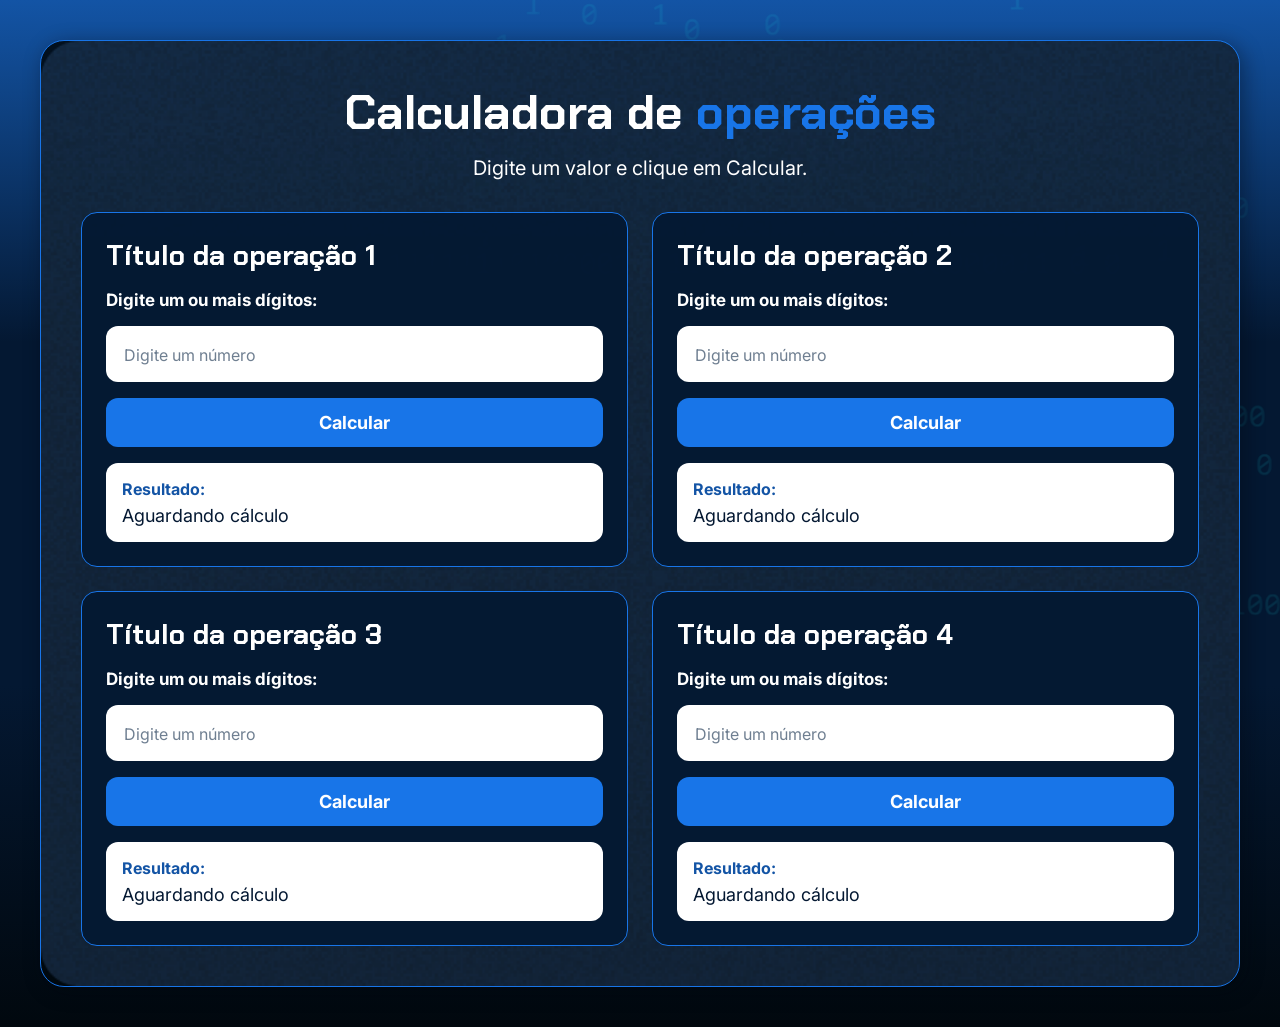
<file: index.html>
<!--DOCTYPE html
<html lang="pt-br">

<head>
    <meta charset="UTF-8">
    <meta name="viewport" content="width=device-width, initial-scale=1.0">
    <script src="https://code.responsivevoice.org/responsivevoice.js"></script>
    <link rel="preconnect" href="https://fonts.googleapis.com">
    <link rel="preconnect" href="https://fonts.gstatic.com" crossorigin>
    <link href="https://fonts.googleapis.com/css2?family=Chakra+Petch:wght@700&family=Inter:wght@400;700&display=swap"
        rel="stylesheet">
    <link rel="stylesheet" href="style.css">
    <title>JS Game</title>
</head>

<body>

    <div class="container">
        <div class="container__conteudo">
            <div class="container__informacoes">
                <div class="container__texto">
                    <h1>Adivinhe o <span class="container__texto-azul">numero secreto</span></h1>
                    <p class="texto__paragrafo">Escolha um número entre 1 a 10</p>
                </div>
                <input type="number" min="1" max="10" class="container__input">
                <div class="chute container__botoes">
                    <button onclick="verificarChute()" class="container__botao">Chutar</button>
                    <button onclick="" id="reiniciar" class="container__botao" disabled>Novo jogo</button>
                </div>
            </div>
            <img src="./img/ia.png" alt="Uma pessoa olhando para a esquerda" class="container__imagem-pessoa" />
        </div>
    </div>

    <script src="app.js" defer></script>
</body>

</html>
-->

<!DOCTYPE html>
<html lang="pt-br">

<head>
    <meta charset="UTF-8">
    <meta name="viewport" content="width=device-width, initial-scale=1.0">

    <link rel="preconnect" href="https://fonts.googleapis.com">
    <link rel="preconnect" href="https://fonts.gstatic.com" crossorigin>

    <link
        href="https://fonts.googleapis.com/css2?family=Chakra+Petch:wght@700&family=Inter:wght@400;700&display=swap"
        rel="stylesheet"
    >

    <link rel="stylesheet" href="style.css">

    <title>Calculadora de Operações</title>
</head>

<body>

    <main class="container">

        <header class="container__cabecalho">
            <h1>
                Calculadora de
                <span class="container__texto-azul">operações</span>
            </h1>

            <p>Digite um valor e clique em Calcular.</p>
        </header>

        <div class="container__secoes">

            <!-- Seção 1 -->
            <section class="operacao">
                <h2 class="operacao__titulo">Título da operação 1</h2>

                <label for="valor-1" class="operacao__label">
                    Digite um ou mais dígitos:
                </label>

                <input
                    type="number"
                    id="valor-1"
                    class="operacao__input"
                    placeholder="Digite um número"
                >

                <button
                    type="button"
                    class="operacao__botao"
                    onclick="calcularOperacao1()"
                >
                    Calcular
                </button>

                <div class="operacao__resultado">
                    <span class="resultado__titulo">Resultado:</span>
                    <span id="resultado-1" class="resultado__valor">
                        Aguardando cálculo
                    </span>
                </div>
            </section>

            <!-- Seção 2 -->
            <section class="operacao">
                <h2 class="operacao__titulo">Título da operação 2</h2>

                <label for="valor-2" class="operacao__label">
                    Digite um ou mais dígitos:
                </label>

                <input
                    type="number"
                    id="valor-2"
                    class="operacao__input"
                    placeholder="Digite um número"
                >

                <button
                    type="button"
                    class="operacao__botao"
                    onclick="calcularOperacao2()"
                >
                    Calcular
                </button>

                <div class="operacao__resultado">
                    <span class="resultado__titulo">Resultado:</span>
                    <span id="resultado-2" class="resultado__valor">
                        Aguardando cálculo
                    </span>
                </div>
            </section>

            <!-- Seção 3 -->
            <section class="operacao">
                <h2 class="operacao__titulo">Título da operação 3</h2>

                <label for="valor-3" class="operacao__label">
                    Digite um ou mais dígitos:
                </label>

                <input
                    type="number"
                    id="valor-3"
                    class="operacao__input"
                    placeholder="Digite um número"
                >

                <button
                    type="button"
                    class="operacao__botao"
                    onclick="calcularOperacao3()"
                >
                    Calcular
                </button>

                <div class="operacao__resultado">
                    <span class="resultado__titulo">Resultado:</span>
                    <span id="resultado-3" class="resultado__valor">
                        Aguardando cálculo
                    </span>
                </div>
            </section>

            <!-- Seção 4 -->
            <section class="operacao">
                <h2 class="operacao__titulo">Título da operação 4</h2>

                <label for="valor-4" class="operacao__label">
                    Digite um ou mais dígitos:
                </label>

                <input
                    type="number"
                    id="valor-4"
                    class="operacao__input"
                    placeholder="Digite um número"
                >

                <button
                    type="button"
                    class="operacao__botao"
                    onclick="calcularOperacao4()"
                >
                    Calcular
                </button>

                <div class="operacao__resultado">
                    <span class="resultado__titulo">Resultado:</span>
                    <span id="resultado-4" class="resultado__valor">
                        Aguardando cálculo
                    </span>
                </div>
            </section>

        </div>

    </main>

    <script src="app.js"></script>
</body>

</html>
</file>
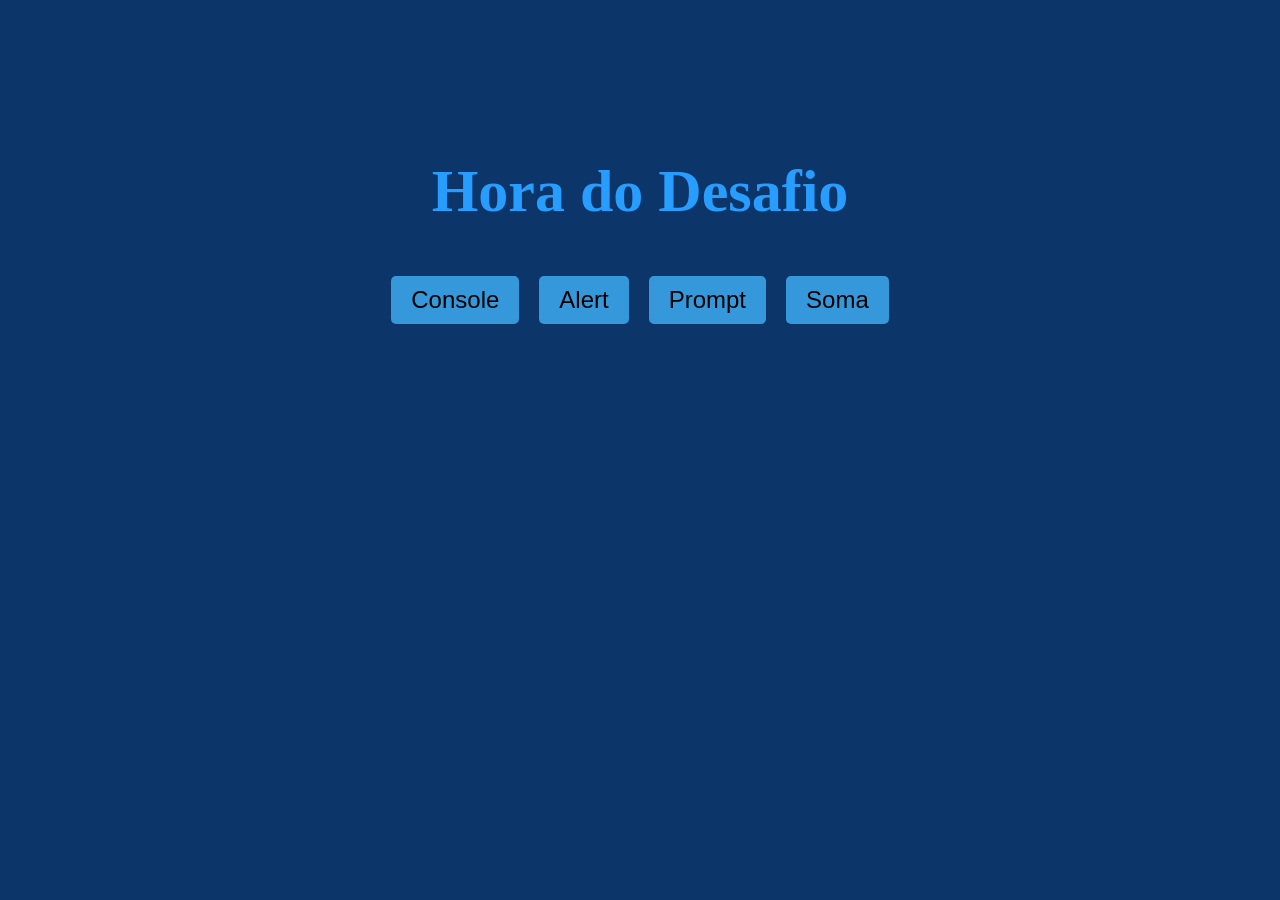
<file: js-curso-2-desafio_1/index.html>
<!DOCTYPE html>
<html lang="en">
<head>
    <meta charset="UTF-8">
    <meta name="viewport" content="width=device-width, initial-scale=1.0">
    <link rel="stylesheet" href="style.css">
    <title>Document</title>
</head>
<body>
    <header>
        <h1></h1>
    </header>
    <main class="container">
        <button onclick="exibeMensagemClicado()" class="button">Console</button>
        <button onclick="exibeMensagemAmor()" class="button">Alert</button>
        <button onclick="solicitaCidade()" class="button">Prompt</button>
        <button onclick="solicitaNumeros()" class="button">Soma</button>
    </main>

      <script src="app.js"></script>
</body>
</html>
</file>
<file: style.css>
/* {
    box-sizing: border-box;
    margin: 0;
    padding: 0;
    color: white;
}

body {
    background: linear-gradient(#1354A5 0%, #041832 33.33%, #041832 66.67%, #01080E 100%);
    height: 100vh;
    display: flex;
    align-items: center;
    justify-content: center;
}


body::before {
    background-image: url("img/code.png");
    background-repeat: no-repeat;
    background-position: right;
    content: "";
    display: block;
    position: absolute;
    width: 100%;
    height: 100%;
    opacity: 0.4;
}

.container {
    width: 80%;
    height: 80%;
    display: flex;
    align-items: center;
    justify-content: space-between;
    border-radius: 24px;
    border: 1px solid #1875E8;
    box-shadow: 4px 4px 20px 0px rgba(1, 8, 14, 0.15);
    background-image: url("img/Ruido.png");
    background-size: 100% 100%;
    position: relative;
}


.container__conteudo {
    display: flex;
    align-items: center;
    position: absolute;
    bottom: 0;
}

.container__informacoes {
    flex: 1;
    padding: 3rem;
}

.container__botao {
    border-radius: 16px;
    background: #1875E8;
    padding: 16px 24px;
    width: 100%;
    font-size: 24px;
    font-weight: 700;
    border: none;
    margin-top: 2rem;
}

.container__texto {
    margin: 16px 0 16px 0;
}

.container__texto-azul {
    color: #1875E8;
}

.container__input {
    width: 100%;
    height: 72px;
    border-radius: 16px;
    background-color: #FFF;
    border: none;
    color: #1875E8;
    padding: 2rem;
    font-size: 24px;
    font-weight: 700;
    font-family: 'Inter', sans-serif;
}

.container__botoes {
    display: flex;
    gap: 2em;
}

h1 {
    font-family: 'Chakra Petch', sans-serif;
    font-size: 72px;
    padding-bottom: 3rem;
}

p,
button {
    font-family: 'Inter', sans-serif;
}

.texto__paragrafo {
    font-size: 32px;
    font-weight: 400;
}

button:disabled {
    background-color: gray;
}

@media screen and (max-width: 1250px) {

    h1 {
        font-size: 50px;
    }

    .container__botao {
        font-size: 16px;
    }


    .texto__paragrafo {
        font-size: 24px;
    }

    .container__imagem-pessoa {
        display: none;
    }

    .container__conteudo {
        display: block;
        position: inherit;
    }

    .container__informacoes {
        padding: 1rem
    }
}*/

* {
    box-sizing: border-box;
    margin: 0;
    padding: 0;
}

body {
    min-height: 100vh;
    padding: 40px 20px;
    background:
        linear-gradient(
            #1354a5 0%,
            #041832 33.33%,
            #041832 66.67%,
            #01080e 100%
        );
    color: #ffffff;
    font-family: "Inter", sans-serif;
}

body::before {
    content: "";
    position: fixed;
    inset: 0;
    z-index: -1;
    background-image: url("img/code.png");
    background-repeat: no-repeat;
    background-position: right center;
    background-size: contain;
    opacity: 0.25;
}

.container {
    width: min(1200px, 100%);
    margin: 0 auto;
    padding: 40px;
    border: 1px solid #1875e8;
    border-radius: 24px;
    background-color: rgba(1, 8, 14, 0.88);
    background-image: url("img/Ruido.png");
    background-size: cover;
    box-shadow: 4px 4px 20px rgba(1, 8, 14, 0.4);
}

.container__cabecalho {
    margin-bottom: 32px;
    text-align: center;
}

.container__cabecalho h1 {
    margin-bottom: 12px;
    font-family: "Chakra Petch", sans-serif;
    font-size: 48px;
}

.container__cabecalho p {
    font-size: 20px;
}

.container__texto-azul {
    color: #1875e8;
}

.container__secoes {
    display: grid;
    grid-template-columns: repeat(2, 1fr);
    gap: 24px;
}

.operacao {
    display: flex;
    flex-direction: column;
    gap: 16px;
    padding: 24px;
    border: 1px solid #1875e8;
    border-radius: 16px;
    background-color: rgba(4, 24, 50, 0.92);
}

.operacao__titulo {
    color: #ffffff;
    font-family: "Chakra Petch", sans-serif;
    font-size: 28px;
}

.operacao__label {
    font-size: 17px;
    font-weight: 700;
}

.operacao__input {
    width: 100%;
    height: 56px;
    padding: 0 16px;
    border: 2px solid transparent;
    border-radius: 12px;
    outline: none;
    background-color: #ffffff;
    color: #1354a5;
    font-family: "Inter", sans-serif;
    font-size: 20px;
    font-weight: 700;
}

.operacao__input:focus {
    border-color: #1875e8;
    box-shadow: 0 0 0 3px rgba(24, 117, 232, 0.3);
}

.operacao__input::placeholder {
    color: #6f7f91;
    font-size: 16px;
    font-weight: 400;
}

.operacao__botao {
    width: 100%;
    padding: 14px 24px;
    border: none;
    border-radius: 12px;
    background-color: #1875e8;
    color: #ffffff;
    cursor: pointer;
    font-family: "Inter", sans-serif;
    font-size: 18px;
    font-weight: 700;
    transition:
        background-color 0.2s,
        transform 0.2s;
}

.operacao__botao:hover {
    background-color: #0f5fbe;
    transform: translateY(-2px);
}

.operacao__botao:active {
    transform: translateY(0);
}

.operacao__resultado {
    min-height: 65px;
    padding: 16px;
    border-radius: 12px;
    background-color: #ffffff;
    color: #041832;
}

.resultado__titulo {
    display: block;
    margin-bottom: 6px;
    color: #1354a5;
    font-weight: 700;
}

.resultado__valor {
    color: #041832;
    font-size: 18px;
    overflow-wrap: anywhere;
}

@media screen and (max-width: 800px) {
    body {
        padding: 20px 12px;
    }

    .container {
        padding: 24px 16px;
    }

    .container__cabecalho h1 {
        font-size: 36px;
    }

    .container__cabecalho p {
        font-size: 17px;
    }

    .container__secoes {
        grid-template-columns: 1fr;
    }
}

@media screen and (max-width: 450px) {
    .container__cabecalho h1 {
        font-size: 30px;
    }

    .operacao {
        padding: 18px;
    }

    .operacao__titulo {
        font-size: 24px;
    }
}
</file>
<file: js-curso-2-desafio_1/style.css>
header {
  text-align: center;
  font-size: 30px;
  color: #279EFF;
}

main, html {
  margin: 0;
  padding: 0;
  height: 50%;
  display: flex;
  justify-content: center;
  align-items: center;
  background-color: #0C356A;
}

.container {
  text-align: center;
  color: #279EFF;
}

.button {
  padding: 10px 20px;
  margin: 10px;
  font-size: 24px;
  border: none;
  background-color: #3498db;
  cursor: pointer;
  border-radius: 5px;
}

.button:hover {
  background-color: #2980b9;
}
</file>
